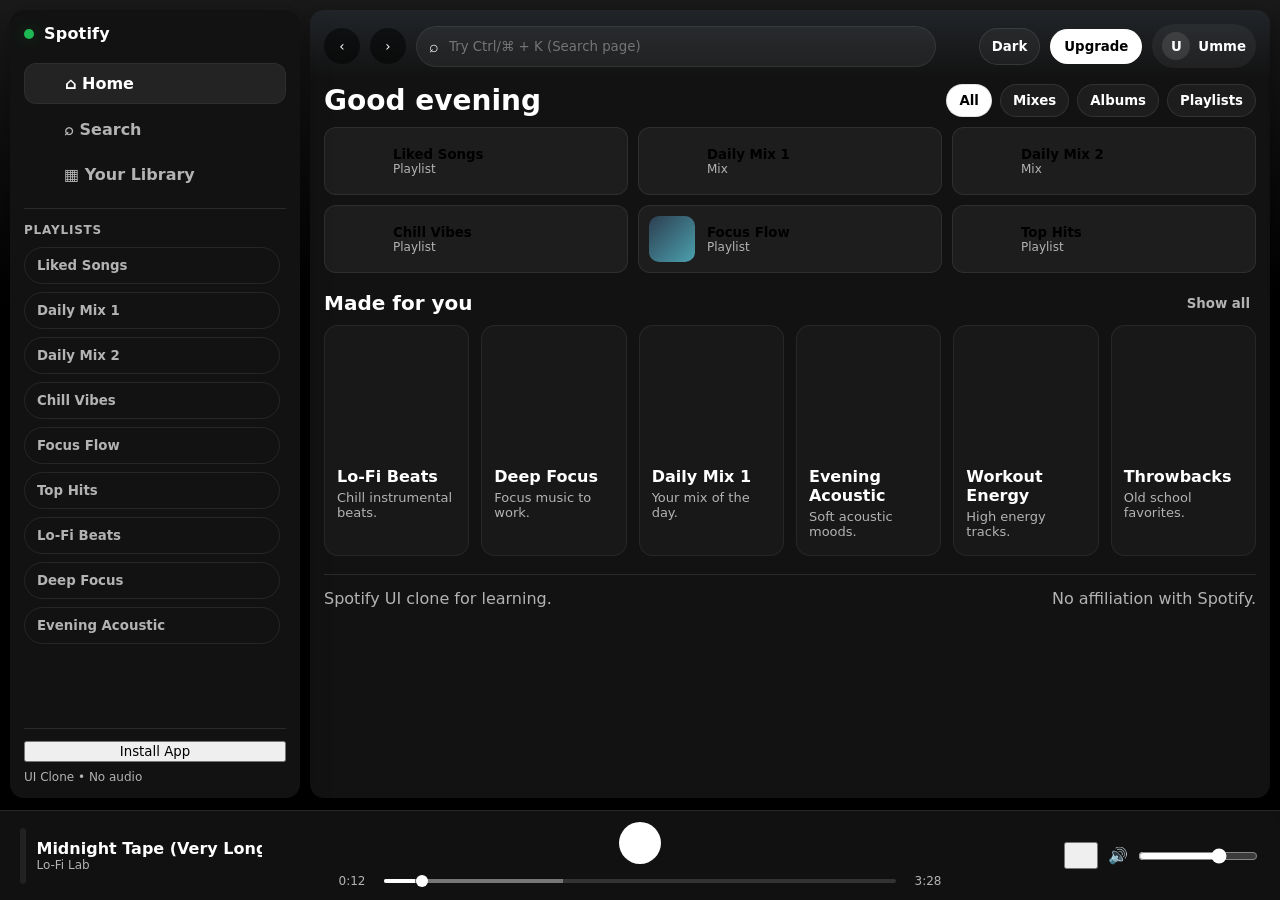
<file: index.html>
<!DOCTYPE html>
<html lang="en">
<head>
  <meta charset="UTF-8" />
  <meta name="viewport" content="width=device-width, initial-scale=1.0"/>
  <title>Spotify UI Clone • Home</title>
  <link rel="stylesheet" href="style.css"/>
</head>
<body data-page="home">

  <header class="mobile-top">
    <button class="icon-btn" id="openSidebar" aria-label="Open menu">☰</button>
    <div class="mobile-logo">Spotify</div>
    <button class="icon-btn" aria-label="Profile">☺</button>
  </header>

  <div class="app">
    <!-- Sidebar -->
    <aside class="sidebar" id="sidebar">
      <div class="sidebar-top">
        <div class="brand"><span class="dot"></span> Spotify</div>
        <button class="icon-btn close-btn" id="closeSidebar" aria-label="Close menu">×</button>
      </div>

      <nav class="nav">
        <a class="nav-item" data-page="home" href="index.html">⌂ Home</a>
        <a class="nav-item" data-page="search" href="search.html">⌕ Search</a>
        <a class="nav-item" data-page="library" href="library.html">▦ Your Library</a>
      </nav>

      <div class="sidebar-section">
        <div class="section-title">Playlists</div>
        <div class="playlist-list" id="sidebarPlaylists"></div>
      </div>

      <div class="sidebar-footer">
        <button class="ghost">Install App</button>
        <div class="small">UI Clone • No audio</div>
      </div>
    </aside>

    <div class="overlay" id="overlay"></div>

    <!-- Main -->
    <main class="main">
      <div class="topbar" id="topbar">
        <div class="topbar-left">
          <button class="circle-btn" aria-label="Back">‹</button>
          <button class="circle-btn" aria-label="Forward">›</button>
          <div class="search">
            <span>⌕</span>
            <input id="searchInput" type="text" placeholder="Try Ctrl/⌘ + K (Search page)"/>
          </div>
        </div>
        <div class="topbar-right">
          <button class="theme-toggle" id="themeToggle">Dark</button>
          <button class="btn">Upgrade</button>
          <button class="profile"><span class="avatar">U</span> Umme</button>
        </div>
      </div>

      <section class="content" id="contentScroll">
        <div class="header-row">
          <h1>Good evening</h1>
          <div class="chips">
            <button class="chip active" data-filter="all">All</button>
            <button class="chip" data-filter="mix">Mixes</button>
            <button class="chip" data-filter="album">Albums</button>
            <button class="chip" data-filter="playlist">Playlists</button>
          </div>
        </div>

        <div class="grid-quick">
          <button class="quick-card" data-playlist-id="liked">
            <div class="qc-cover cover-liked"></div>
            <div class="qc-meta">
              <div class="qc-title">Liked Songs</div>
              <div class="qc-sub">Playlist</div>
            </div>
            <span class="qc-play">▶</span>
          </button>

          <button class="quick-card" data-playlist-id="mix1">
            <div class="qc-cover cover-mix1"></div>
            <div class="qc-meta">
              <div class="qc-title">Daily Mix 1</div>
              <div class="qc-sub">Mix</div>
            </div>
            <span class="qc-play">▶</span>
          </button>

          <button class="quick-card" data-playlist-id="mix2">
            <div class="qc-cover cover-mix2"></div>
            <div class="qc-meta">
              <div class="qc-title">Daily Mix 2</div>
              <div class="qc-sub">Mix</div>
            </div>
            <span class="qc-play">▶</span>
          </button>

          <button class="quick-card" data-playlist-id="chill">
            <div class="qc-cover cover-chill"></div>
            <div class="qc-meta">
              <div class="qc-title">Chill Vibes</div>
              <div class="qc-sub">Playlist</div>
            </div>
            <span class="qc-play">▶</span>
          </button>

          <button class="quick-card" data-playlist-id="focus">
            <div class="qc-cover cover-focus"></div>
            <div class="qc-meta">
              <div class="qc-title">Focus Flow</div>
              <div class="qc-sub">Playlist</div>
            </div>
            <span class="qc-play">▶</span>
          </button>

          <button class="quick-card" data-playlist-id="hits">
            <div class="qc-cover cover-hits"></div>
            <div class="qc-meta">
              <div class="qc-title">Top Hits</div>
              <div class="qc-sub">Playlist</div>
            </div>
            <span class="qc-play">▶</span>
          </button>
        </div>

        <div class="section">
          <div class="section-head">
            <h2>Made for you</h2>
            <button class="link">Show all</button>
          </div>

          <div class="cards">
            <article class="card" data-playlist-id="lofi" data-type="playlist">
              <div class="cover cover-lofi"></div>
              <div class="card-title">Lo-Fi Beats</div>
              <div class="card-sub">Chill instrumental beats.</div>
              <button class="play-fab" aria-label="Play">▶</button>
            </article>

            <article class="card" data-playlist-id="deep" data-type="playlist">
              <div class="cover cover-deep"></div>
              <div class="card-title">Deep Focus</div>
              <div class="card-sub">Focus music to work.</div>
              <button class="play-fab" aria-label="Play">▶</button>
            </article>

            <article class="card" data-playlist-id="mix1" data-type="mix">
              <div class="cover cover-mix1"></div>
              <div class="card-title">Daily Mix 1</div>
              <div class="card-sub">Your mix of the day.</div>
              <button class="play-fab" aria-label="Play">▶</button>
            </article>

            <article class="card" data-playlist-id="acoustic" data-type="album">
              <div class="cover cover-acoustic"></div>
              <div class="card-title">Evening Acoustic</div>
              <div class="card-sub">Soft acoustic moods.</div>
              <button class="play-fab" aria-label="Play">▶</button>
            </article>

            <article class="card" data-playlist-id="workout" data-type="playlist">
              <div class="cover cover-workout"></div>
              <div class="card-title">Workout Energy</div>
              <div class="card-sub">High energy tracks.</div>
              <button class="play-fab" aria-label="Play">▶</button>
            </article>

            <article class="card" data-playlist-id="throwbacks" data-type="playlist">
              <div class="cover cover-throwbacks"></div>
              <div class="card-title">Throwbacks</div>
              <div class="card-sub">Old school favorites.</div>
              <button class="play-fab" aria-label="Play">▶</button>
            </article>
          </div>
        </div>

        <footer class="main-footer">
          <div>Spotify UI clone for learning.</div>
          <div>No affiliation with Spotify.</div>
        </footer>
      </section>
    </main>
  </div>

  <!-- Queue Drawer -->
  <aside class="queue" id="queue">
    <div class="queue-head">
      <div class="queue-title">Queue</div>
      <div class="queue-actions">
        <button class="icon-btn" id="clearQueue" title="Clear queue">🗑</button>
        <button class="icon-btn" id="closeQueue" aria-label="Close queue">×</button>
      </div>
    </div>
    <div class="queue-body" id="queueBody"></div>
  </aside>
  <div class="queue-overlay" id="queueOverlay"></div>

  <!-- Player Bar -->
  <div class="player">

  <!-- LEFT -->
  <div class="player-left">
    <div class="track-art cover-lofi" id="trackArt"></div>

    <div class="track-info">
      <div class="track-title marquee" id="trackTitle">
        <span>Midnight Tape • Midnight Tape •</span>
      </div>
      <div class="track-artist" id="trackArtist">Lo-Fi Lab</div>
    </div>

    <button class="icon-btn" id="likeNow">♡</button>
  </div>


  <!-- CENTER -->
  <div class="player-center">

    <div class="controls">
      <button class="icon-btn" id="shuffleBtn">🔀</button>
      <button class="icon-btn" id="prevBtn">⏮</button>
      <button class="play-btn" id="playBtn">▶</button>
      <button class="icon-btn" id="nextBtn">⏭</button>
      <button class="icon-btn" id="repeatBtn">🔁</button>
    </div>

    <div class="timeline">

      <span class="time" id="curTime">0:00</span>

      <div class="progress-wrap" id="progressWrap">

        <div class="progress-bars">
          <div class="progress-buffer"></div>
          <div class="progress-played"></div>
        </div>

        <input id="progress" type="range" min="0" max="100" value="0">

        <div class="seek-tip" id="seekTip">0:00</div>

      </div>

      <span class="time" id="durTime">0:00</span>

    </div>

  </div>


  <!-- RIGHT -->
  <div class="player-right">

    <button id="openQueue">☰</button>

    <div class="volume">
      🔊
      <input id="volume" type="range" min="0" max="100" value="70">
    </div>

  </div>

</div>
  <script src="data.js"></script>
  <script src="app.js"></script>
</body>
</html>
</file>
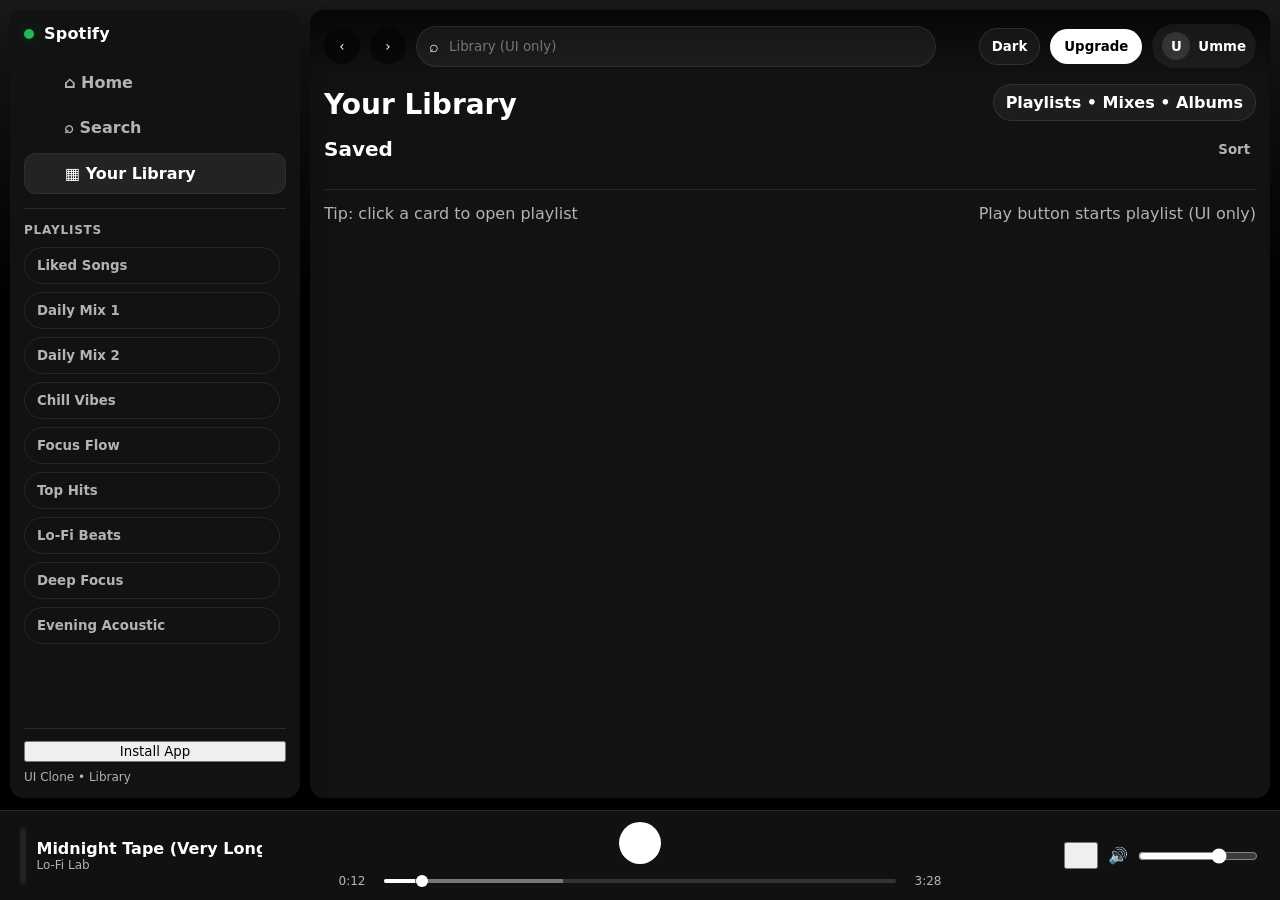
<file: library.html>
<!DOCTYPE html>
<html lang="en">
<head>
  <meta charset="UTF-8" />
  <meta name="viewport" content="width=device-width, initial-scale=1.0"/>
  <title>Spotify UI Clone • Library</title>
  <link rel="stylesheet" href="style.css"/>
</head>
<body data-page="library">

  <header class="mobile-top">
    <button class="icon-btn" id="openSidebar" aria-label="Open menu">☰</button>
    <div class="mobile-logo">Library</div>
    <button class="icon-btn" aria-label="Profile">☺</button>
  </header>

  <div class="app">
    <aside class="sidebar" id="sidebar">
      <div class="sidebar-top">
        <div class="brand"><span class="dot"></span> Spotify</div>
        <button class="icon-btn close-btn" id="closeSidebar" aria-label="Close menu">×</button>
      </div>

      <nav class="nav">
        <a class="nav-item" data-page="home" href="index.html">⌂ Home</a>
        <a class="nav-item" data-page="search" href="search.html">⌕ Search</a>
        <a class="nav-item" data-page="library" href="library.html">▦ Your Library</a>
      </nav>

      <div class="sidebar-section">
        <div class="section-title">Playlists</div>
        <div class="playlist-list" id="sidebarPlaylists"></div>
      </div>

      <div class="sidebar-footer">
        <button class="ghost">Install App</button>
        <div class="small">UI Clone • Library</div>
      </div>
    </aside>

    <div class="overlay" id="overlay"></div>

    <main class="main">
      <div class="topbar" id="topbar">
        <div class="topbar-left">
          <button class="circle-btn" aria-label="Back">‹</button>
          <button class="circle-btn" aria-label="Forward">›</button>
          <div class="search">
            <span>⌕</span>
            <input id="searchInput" type="text" placeholder="Library (UI only)"/>
          </div>
        </div>
        <div class="topbar-right">
          <button class="theme-toggle" id="themeToggle">Dark</button>
          <button class="btn">Upgrade</button>
          <button class="profile"><span class="avatar">U</span> Umme</button>
        </div>
      </div>

      <section class="content" id="contentScroll">
        <div class="header-row">
          <h1>Your Library</h1>
          <div class="badge">Playlists • Mixes • Albums</div>
        </div>

        <div class="section">
          <div class="section-head">
            <h2>Saved</h2>
            <button class="link">Sort</button>
          </div>

          <div class="cards" id="libraryGrid"></div>
        </div>

        <footer class="main-footer">
          <div>Tip: click a card to open playlist</div>
          <div>Play button starts playlist (UI only)</div>
        </footer>
      </section>
    </main>
  </div>

  <aside class="queue" id="queue">
    <div class="queue-head">
      <div class="queue-title">Queue</div>
      <div class="queue-actions">
        <button class="icon-btn" id="clearQueue" title="Clear queue">🗑</button>
        <button class="icon-btn" id="closeQueue" aria-label="Close queue">×</button>
      </div>
    </div>
    <div class="queue-body" id="queueBody"></div>
  </aside>
  <div class="queue-overlay" id="queueOverlay"></div>

  <div class="player">

  <!-- LEFT -->
  <div class="player-left">
    <div class="track-art cover-lofi" id="trackArt"></div>

    <div class="track-info">
      <div class="track-title marquee" id="trackTitle">
        <span>Midnight Tape • Midnight Tape •</span>
      </div>
      <div class="track-artist" id="trackArtist">Lo-Fi Lab</div>
    </div>

    <button class="icon-btn" id="likeNow">♡</button>
  </div>


  <!-- CENTER -->
  <div class="player-center">

    <div class="controls">
      <button class="icon-btn" id="shuffleBtn">🔀</button>
      <button class="icon-btn" id="prevBtn">⏮</button>
      <button class="play-btn" id="playBtn">▶</button>
      <button class="icon-btn" id="nextBtn">⏭</button>
      <button class="icon-btn" id="repeatBtn">🔁</button>
    </div>

    <div class="timeline">

      <span class="time" id="curTime">0:00</span>

      <div class="progress-wrap" id="progressWrap">

        <div class="progress-bars">
          <div class="progress-buffer"></div>
          <div class="progress-played"></div>
        </div>

        <input id="progress" type="range" min="0" max="100" value="0">

        <div class="seek-tip" id="seekTip">0:00</div>

      </div>

      <span class="time" id="durTime">0:00</span>

    </div>

  </div>


  <!-- RIGHT -->
  <div class="player-right">

    <button id="openQueue">☰</button>

    <div class="volume">
      🔊
      <input id="volume" type="range" min="0" max="100" value="70">
    </div>

  </div>

</div>
  <script src="data.js"></script>
  <script src="app.js"></script>
</body>
</html>
</file>
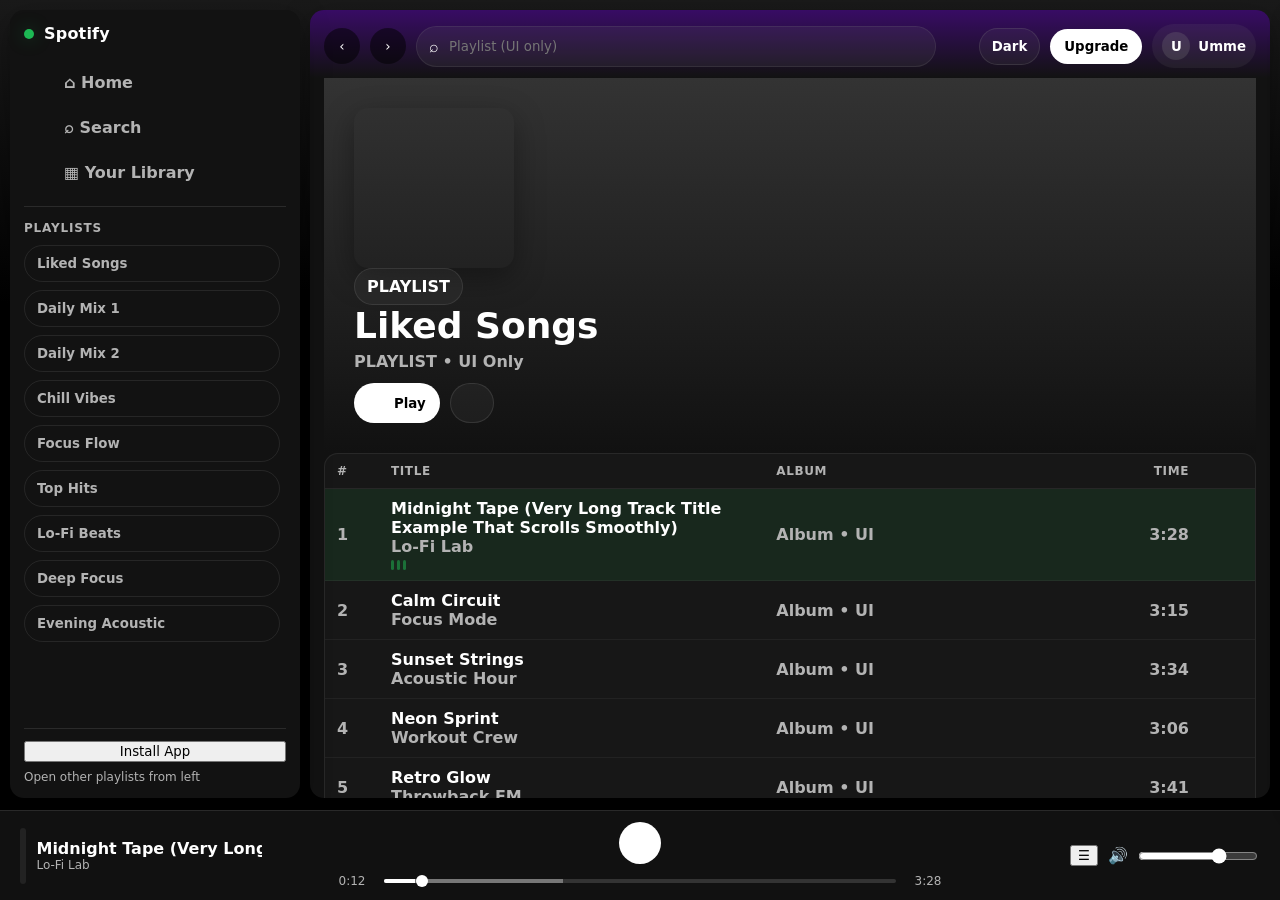
<file: playlist.html>
<!DOCTYPE html>
<html lang="en">
<head>
  <meta charset="UTF-8" />
  <meta name="viewport" content="width=device-width, initial-scale=1.0"/>
  <title>Spotify UI Clone • Playlist</title>
  <link rel="stylesheet" href="style.css"/>
</head>
<body data-page="playlist">

  <header class="mobile-top">
    <button class="icon-btn" id="openSidebar" aria-label="Open menu">☰</button>
    <div class="mobile-logo">Playlist</div>
    <button class="icon-btn" aria-label="Profile">☺</button>
  </header>

  <div class="app">
    <aside class="sidebar" id="sidebar">
      <div class="sidebar-top">
        <div class="brand"><span class="dot"></span> Spotify</div>
        <button class="icon-btn close-btn" id="closeSidebar" aria-label="Close menu">×</button>
      </div>

      <nav class="nav">
        <a class="nav-item" data-page="home" href="index.html">⌂ Home</a>
        <a class="nav-item" data-page="search" href="search.html">⌕ Search</a>
        <a class="nav-item" data-page="library" href="library.html">▦ Your Library</a>
      </nav>

      <div class="sidebar-section">
        <div class="section-title">Playlists</div>
        <div class="playlist-list" id="sidebarPlaylists"></div>
      </div>

      <div class="sidebar-footer">
        <button class="ghost">Install App</button>
        <div class="small">Open other playlists from left</div>
      </div>
    </aside>

    <div class="overlay" id="overlay"></div>

    <main class="main">
      <div class="topbar" id="topbar">
        <div class="topbar-left">
          <button class="circle-btn" aria-label="Back" onclick="history.back()">‹</button>
          <button class="circle-btn" aria-label="Forward" onclick="history.forward()">›</button>

          <div class="search">
            <span>⌕</span>
            <input id="searchInput" type="text" placeholder="Playlist (UI only)"/>
          </div>
        </div>
        <div class="topbar-right">
          <button class="theme-toggle" id="themeToggle">Dark</button>
          <button class="btn">Upgrade</button>
          <button class="profile"><span class="avatar">U</span> Umme</button>
        </div>
      </div>

      <section class="content" id="contentScroll">
        <div class="playlist-hero">
          <div class="big-cover cover-liked" id="playlistCover"></div>
          <div>
            <div class="badge">PLAYLIST</div>
            <h1 id="playlistTitle">Liked Songs</h1>
            <div class="meta" id="playlistMeta">PLAYLIST • UI Only</div>
            <div style="margin-top:12px; display:flex; gap:10px; flex-wrap:wrap;">
              <button class="btn" id="playPlaylist">Play</button>
              <button class="theme-toggle" id="openQueue" type="button">Open Queue</button>
            </div>
          </div>
        </div>

        <div class="table">
          <div class="thead">
            <div>#</div><div>Title</div><div>Album</div><div style="text-align:right;">Time</div><div></div>
          </div>
          <div id="trackRows"></div>
        </div>

        <footer class="main-footer">
          <div>Click a track row to play (UI only)</div>
          <div>Space = play/pause • ←/→ seek</div>
        </footer>
      </section>
    </main>
  </div>

  <aside class="queue" id="queue">
    <div class="queue-head">
      <div class="queue-title">Queue</div>
      <div class="queue-actions">
        <button class="icon-btn" id="clearQueue" title="Clear queue">🗑</button>
        <button class="icon-btn" id="closeQueue" aria-label="Close queue">×</button>
      </div>
    </div>
    <div class="queue-body" id="queueBody"></div>
  </aside>
  <div class="queue-overlay" id="queueOverlay"></div>

  <div class="player">

  <!-- LEFT -->
  <div class="player-left">
    <div class="track-art cover-lofi" id="trackArt"></div>

    <div class="track-info">
      <div class="track-title marquee" id="trackTitle">
        <span>Midnight Tape • Midnight Tape •</span>
      </div>
      <div class="track-artist" id="trackArtist">Lo-Fi Lab</div>
    </div>

    <button class="icon-btn" id="likeNow">♡</button>
  </div>


  <!-- CENTER -->
  <div class="player-center">

    <div class="controls">
      <button class="icon-btn" id="shuffleBtn">🔀</button>
      <button class="icon-btn" id="prevBtn">⏮</button>
      <button class="play-btn" id="playBtn">▶</button>
      <button class="icon-btn" id="nextBtn">⏭</button>
      <button class="icon-btn" id="repeatBtn">🔁</button>
    </div>

    <div class="timeline">

      <span class="time" id="curTime">0:00</span>

      <div class="progress-wrap" id="progressWrap">

        <div class="progress-bars">
          <div class="progress-buffer"></div>
          <div class="progress-played"></div>
        </div>

        <input id="progress" type="range" min="0" max="100" value="0">

        <div class="seek-tip" id="seekTip">0:00</div>

      </div>

      <span class="time" id="durTime">0:00</span>

    </div>

  </div>


  <!-- RIGHT -->
  <div class="player-right">

    <button id="openQueue">☰</button>

    <div class="volume">
      🔊
      <input id="volume" type="range" min="0" max="100" value="70">
    </div>

  </div>

</div>

  <script src="data.js"></script>
  <script src="app.js"></script>
</body>
</html>
</file>
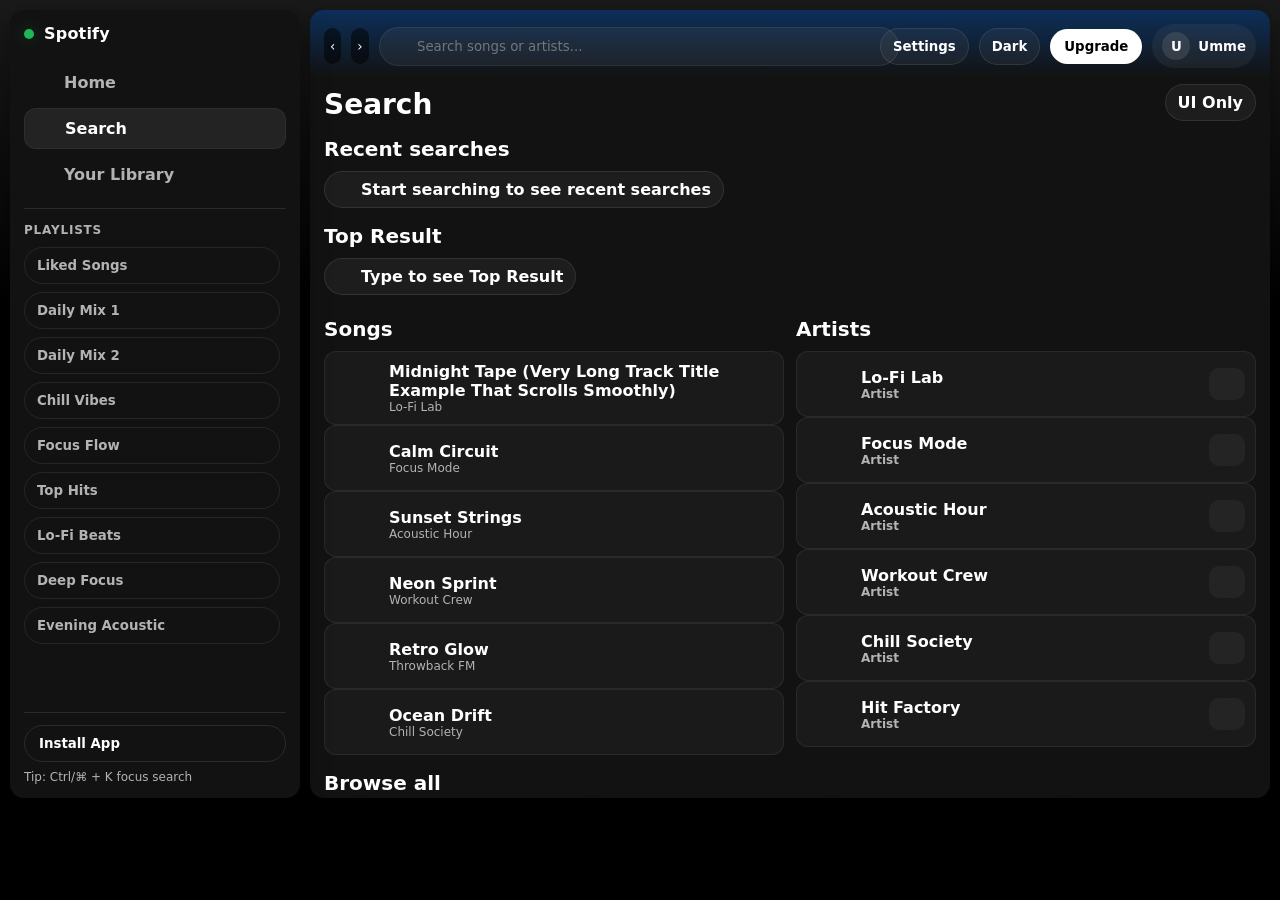
<file: search.html>
<!DOCTYPE html>
<html lang="en">
<head>
  <meta charset="UTF-8" />
  <meta name="viewport" content="width=device-width, initial-scale=1.0"/>
  <title>Spotify UI Clone • Search</title>
  <link rel="stylesheet" href="style.css"/>
</head>
<body data-page="search">

  <!-- SVG Sprite: Copy SAME sprite from index.html (icons) -->
  <!-- To keep message shorter: paste the SAME <svg> sprite block from index.html here. -->
  <!-- IMPORTANT: It must be present on each page for <use href="#..."> to work. -->
  <!-- ✅ Copy-paste that sprite block here. -->

  <div class="skeleton" id="skeleton">
    <div class="block row"></div>
    <div class="grid">
      <div class="block sidebar"></div>
      <div class="block main"></div>
    </div>
    <div class="block player"></div>
  </div>

  <header class="mobile-top">
    <button class="icon-btn" id="openSidebar" aria-label="Open menu"></button>
    <div class="mobile-logo">Search</div>
    <button class="icon-btn" id="openSettings" aria-label="Settings"></button>
  </header>

  <div class="app">
    <aside class="sidebar" id="sidebar">
      <div class="sidebar-top">
        <div class="brand"><span class="dot"></span> Spotify</div>
        <button class="icon-btn close-btn" id="closeSidebar" aria-label="Close menu"></button>
      </div>

      <nav class="nav">
        <a class="nav-item" data-page="home" href="index.html">Home</a>
        <a class="nav-item" data-page="search" href="search.html">Search</a>
        <a class="nav-item" data-page="library" href="library.html">Your Library</a>
      </nav>

      <div class="sidebar-section">
        <div class="section-title">Playlists</div>
        <div class="playlist-list" id="sidebarPlaylists"></div>
      </div>

      <div class="sidebar-footer">
        <button class="btn" style="background:transparent;color:inherit;border:1px solid rgba(127,127,127,.22)">Install App</button>
        <div class="small">Tip: Ctrl/⌘ + K focus search</div>
      </div>
    </aside>

    <div class="overlay" id="overlay"></div>

    <main class="main">
      <div class="topbar" id="topbar">
        <div class="topbar-left">
          <button class="circle-btn" aria-label="Back" onclick="history.back()">‹</button>
          <button class="circle-btn" aria-label="Forward" onclick="history.forward()">›</button>

          <div class="search">
            <svg class="ico sm"><use href="#i-search"></use></svg>
            <input id="searchInput" type="text" placeholder="Search songs or artists..."/>
          </div>
        </div>
        <div class="topbar-right">
          <button class="settings-btn" id="openSettings">Settings</button>
          <button class="theme-toggle" id="themeToggle">Dark</button>
          <button class="btn">Upgrade</button>
          <button class="profile"><span class="avatar">U</span> Umme</button>
        </div>
      </div>

      <section class="content" id="contentScroll">
        <div class="header-row">
          <h1>Search</h1>
          <div class="badge">UI Only</div>
        </div>

        <div class="section">
          <div class="section-head"><h2>Recent searches</h2></div>
          <div class="recent-wrap" id="recentWrap"></div>
        </div>

        <div id="searchEmpty" class="queue-empty" style="display:none; margin:10px 0;">
          No results found
        </div>

        <div class="section">
          <div class="section-head"><h2>Top Result</h2></div>
          <div id="topResult"></div>
        </div>

        <div class="search-grid section">
          <div>
            <div class="section-head"><h2>Songs</h2></div>
            <div id="songList"></div>
          </div>
          <div>
            <div class="section-head"><h2>Artists</h2></div>
            <div id="artistList"></div>
          </div>
        </div>

        <div class="section">
          <div class="section-head"><h2>Browse all</h2></div>
          <div class="cat-grid" id="catGrid"></div>
        </div>
      </section>
    </main>
  </div>

  <!-- Settings Modal / Queue / Player -->
  <!-- ✅ Copy these blocks from index.html exactly (same IDs) -->
  <!-- To keep this message compact, reuse the same modal + queue + player HTML from index.html -->
  <!-- IMPORTANT: IDs must match for JS. -->

  <script src="data.js"></script>
  <script src="app.js"></script>
</body>
</html>
</file>
<file: style.css>
:root{
  --panel:#121212;
  --panel2:#181818;
  --card:#181818;
  --cardHover:#242424;
  --text:#fff;
  --muted:#b3b3b3;
  --line:#2a2a2a;
  --green:#1db954;
  --shadow: 0 10px 30px rgba(0,0,0,.35);
  --radius: 14px;

  /* dynamic playlist header gradient (set via JS) */
  --playlistGrad: linear-gradient(180deg, rgba(0,0,0,.65), rgba(0,0,0,0));
}

*{box-sizing:border-box}
html,body{height:100%}
body{
  margin:0;
  font-family: system-ui, -apple-system, Segoe UI, Roboto, Arial, sans-serif;
  background: linear-gradient(180deg,#1a1a1a 0%, #000 35%);
  color:var(--text);
  overflow:hidden;
}
body.theme-amoled{ background:#000; }
body.theme-light{
  --panel:#f4f4f4;
  --panel2:#ffffff;
  --card:#ffffff;
  --cardHover:#f0f0f0;
  --text:#111;
  --muted:#4b4b4b;
  --line:#e1e1e1;
  background: linear-gradient(180deg,#ffffff 0%, #f2f2f2 35%);
}
body.reduce-motion *{
  scroll-behavior:auto !important;
  transition:none !important;
  animation:none !important;
}

/* Auto-reduce motion if OS prefers reduced motion */
@media (prefers-reduced-motion: reduce){
  *{animation-duration:0.001ms !important; animation-iteration-count:1 !important; transition-duration:0.001ms !important}
}

a{color:inherit; text-decoration:none}
button,input,select{font-family:inherit}
button{cursor:pointer}

/* Scrollbar */
*::-webkit-scrollbar{width:10px;height:10px}
*::-webkit-scrollbar-thumb{background:rgba(128,128,128,.35);border-radius:999px}
*::-webkit-scrollbar-thumb:hover{background:rgba(128,128,128,.5)}
*::-webkit-scrollbar-track{background:transparent}

/* SVG icons */
svg.ico{width:18px;height:18px;fill:none;stroke:currentColor;stroke-width:2;stroke-linecap:round;stroke-linejoin:round}
svg.ico.sm{width:16px;height:16px}
svg.ico.lg{width:20px;height:20px}

/* Press feedback */
button:active{transform:scale(.98)}
body.reduce-motion button:active{transform:none}

/* Buttons */
.icon-btn{
  border:0;
  background:transparent;
  color:var(--text);
  padding:8px 10px;
  border-radius:10px;
  display:inline-flex;
  align-items:center;
  justify-content:center;
  gap:8px;
}
.icon-btn:hover{background:rgba(127,127,127,.12)}
.icon-btn:focus-visible{outline:2px solid rgba(29,185,84,.7); outline-offset:2px}

.circle-btn{
  border:0;
  width:36px;height:36px;
  border-radius:999px;
  background:rgba(0,0,0,.5);
  color:#fff;
  display:grid;
  place-items:center;
}
body.theme-light .circle-btn{background:rgba(0,0,0,.08); color:#111}
.circle-btn:hover{background:rgba(0,0,0,.75)}
body.theme-light .circle-btn:hover{background:rgba(0,0,0,.12)}

.btn{
  border:0;
  background:#fff;
  color:#000;
  padding:10px 14px;
  border-radius:999px;
  font-weight:900;
  display:inline-flex;
  align-items:center;
  gap:10px;
}
.btn:hover{transform:translateY(-1px)}
body.reduce-motion .btn:hover{transform:none}

.link{
  border:0;
  background:transparent;
  color:var(--muted);
  font-weight:900;
}
.link:hover{color:var(--text)}

.badge{
  display:inline-flex;
  align-items:center;
  gap:8px;
  padding:8px 12px;
  border-radius:999px;
  border:1px solid rgba(127,127,127,.22);
  background:rgba(127,127,127,.10);
  font-weight:900;
}

.toggle-on{
  background:rgba(29,185,84,.20);
  border-radius:10px;
}

/* Layout */
.app{
  display:grid;
  grid-template-columns: 290px 1fr;
  gap:10px;
  padding:10px;
  height:calc(100vh - 92px);
}

/* Mobile top */
.mobile-top{
  display:none;
  position:sticky;
  top:0;
  z-index:50;
  height:54px;
  background:rgba(12,12,12,.95);
  border-bottom:1px solid rgba(127,127,127,.22);
  padding:0 10px;
  align-items:center;
  justify-content:space-between;
}
body.theme-light .mobile-top{background:rgba(255,255,255,.96)}
.mobile-logo{font-weight:900; letter-spacing:.2px}

/* Sidebar */
.sidebar{
  background:var(--panel);
  border-radius:var(--radius);
  padding:14px;
  display:flex;
  flex-direction:column;
  min-height:0;
  box-shadow:var(--shadow);
  position:relative;
}
.sidebar-top{
  display:flex;
  align-items:center;
  justify-content:space-between;
  gap:10px;
  margin-bottom:10px;
}
.brand{
  display:flex;
  align-items:center;
  gap:10px;
  font-weight:900;
  letter-spacing:.2px;
}
.brand .dot{
  width:10px;height:10px;border-radius:999px;
  background:var(--green);
  box-shadow:0 0 18px rgba(29,185,84,.35);
}
.close-btn{display:none}

.nav{
  display:flex;
  flex-direction:column;
  gap:6px;
  padding:10px 0 14px;
  border-bottom:1px solid var(--line);
}
.nav-item{
  display:flex;
  align-items:center;
  gap:10px;
  padding:10px 12px;
  border-radius:12px;
  color:var(--muted);
  font-weight:900;
}
.nav-item:hover{background:rgba(127,127,127,.12); color:var(--text)}
.nav-item.active{
  background:rgba(127,127,127,.16);
  color:var(--text);
  border:1px solid rgba(127,127,127,.12);
}

.sidebar-section{
  padding-top:14px;
  min-height:0;
  display:flex;
  flex-direction:column;
  gap:10px;
}
.section-title{
  color:var(--muted);
  font-weight:900;
  font-size:12px;
  letter-spacing:.8px;
  text-transform:uppercase;
}
.playlist-list{
  overflow:auto;
  padding-right:6px;
  display:flex;
  flex-direction:column;
  gap:8px;
}
.pill{
  border:1px solid rgba(127,127,127,.18);
  background:transparent;
  color:var(--muted);
  padding:10px 12px;
  border-radius:999px;
  text-align:left;
  font-weight:900;
}
.pill:hover{border-color:rgba(127,127,127,.35); color:var(--text)}
.pill.active{
  border-color:rgba(29,185,84,.55);
  color:var(--text);
  background:rgba(29,185,84,.10);
}

.sidebar-footer{
  margin-top:auto;
  padding-top:12px;
  border-top:1px solid var(--line);
  display:flex;
  flex-direction:column;
  gap:8px;
}
.small{color:var(--muted); font-size:12px}

/* Overlay */
.overlay{
  display:none;
  position:fixed;
  inset:0;
  background:rgba(0,0,0,.6);
  z-index:40;
}
.overlay.show{display:block}

/* Main */
.main{
  background:var(--panel);
  border-radius:var(--radius);
  box-shadow:var(--shadow);
  min-height:0;
  display:flex;
  flex-direction:column;
  overflow:hidden;
}

/* Topbar */
.topbar{
  position:sticky;
  top:0;
  z-index:5;
  display:flex;
  align-items:center;
  justify-content:space-between;
  padding:14px 14px 10px;
  background: var(--playlistGrad);
  transition: background .2s;
}
.topbar.scrolled{
  background: linear-gradient(180deg, rgba(0,0,0,.92), rgba(0,0,0,.35));
  backdrop-filter: blur(10px);
}
body.theme-light .topbar.scrolled{
  background: linear-gradient(180deg, rgba(255,255,255,.92), rgba(255,255,255,.35));
}
.topbar-left{
  display:flex;
  align-items:center;
  gap:10px;
  min-width:0;
}
.topbar-right{display:flex; align-items:center; gap:10px}

.search{
  display:flex;
  align-items:center;
  gap:8px;
  background:rgba(127,127,127,.12);
  border:1px solid rgba(127,127,127,.18);
  padding:10px 12px;
  border-radius:999px;
  min-width: min(520px, 55vw);
}
.search input{
  border:0;
  outline:0;
  background:transparent;
  color:var(--text);
  width:100%;
}
.theme-toggle, .settings-btn{
  border:1px solid rgba(127,127,127,.24);
  background:rgba(127,127,127,.10);
  color:var(--text);
  padding:10px 12px;
  border-radius:999px;
  font-weight:900;
  display:inline-flex;
  align-items:center;
  gap:8px;
}
.theme-toggle:hover, .settings-btn:hover{background:rgba(127,127,127,.14)}

.profile{
  border:0;
  background:rgba(127,127,127,.12);
  color:var(--text);
  padding:8px 10px;
  border-radius:999px;
  display:flex;
  align-items:center;
  gap:8px;
  font-weight:900;
}
.avatar{
  width:28px;height:28px;
  border-radius:999px;
  background:rgba(127,127,127,.25);
  display:grid;
  place-items:center;
  font-weight:900;
}

/* Content */
.content{
  padding:0 14px 14px;
  overflow:auto;
  min-height:0;
}
.header-row{
  display:flex;
  align-items:flex-end;
  justify-content:space-between;
  gap:12px;
  margin:6px 0 10px;
}
.header-row h1{margin:0; font-size:28px}
.chips{display:flex; gap:8px; flex-wrap:wrap}
.chip{
  border:1px solid rgba(127,127,127,.22);
  background:rgba(127,127,127,.10);
  color:var(--text);
  padding:8px 12px;
  border-radius:999px;
  font-weight:900;
}
.chip:hover{background:rgba(127,127,127,.14)}
.chip.active{background:#fff; color:#000}
body.theme-light .chip.active{background:#111; color:#fff}

/* Quick grid */
.grid-quick{
  display:grid;
  grid-template-columns: repeat(3, minmax(0, 1fr));
  gap:10px;
  margin-bottom:18px;
}
.quick-card{
  border:0;
  background:rgba(127,127,127,.10);
  border:1px solid rgba(127,127,127,.18);
  border-radius:12px;
  display:flex;
  align-items:center;
  gap:12px;
  padding:10px;
  text-align:left;
  position:relative;
  overflow:hidden;
}
.quick-card:hover{background:rgba(127,127,127,.14)}
.qc-cover{width:46px;height:46px;border-radius:10px;background:#2b2b2b;flex:0 0 auto}
.qc-meta{min-width:0}
.qc-title{font-weight:900; white-space:nowrap; overflow:hidden; text-overflow:ellipsis}
.qc-sub{color:var(--muted); font-size:12px}
.qc-play{
  margin-left:auto;
  width:34px;height:34px;
  border-radius:999px;
  background:var(--green);
  color:#000;
  display:grid;
  place-items:center;
  transform:translateY(10px);
  opacity:0;
  transition:.2s;
}
.quick-card:hover .qc-play{transform:translateY(0); opacity:1}

/* Cards */
.section{margin-top:6px}
.section-head{
  display:flex;
  align-items:center;
  justify-content:space-between;
  gap:10px;
  margin:16px 0 10px;
}
.section-head h2{margin:0; font-size:20px}

.cards{
  display:grid;
  grid-template-columns: repeat(6, minmax(0, 1fr));
  gap:12px;
}
.card{
  background:var(--card);
  border-radius:14px;
  padding:12px;
  position:relative;
  border:1px solid rgba(127,127,127,.14);
  transition:.18s;
  transform-style:preserve-3d;
}
.card:hover{
  background:var(--cardHover);
  transform:translateY(-2px);
}
.cover{
  width:100%;
  aspect-ratio:1/1;
  border-radius:12px;
  background:#2b2b2b;
  margin-bottom:10px;
  transition: transform .22s;
}
.card:hover .cover{
  transform: rotateX(6deg) rotateY(-6deg) scale(1.02);
}
body.reduce-motion .card:hover .cover{transform:none}
.card-title{font-weight:900}
.card-sub{color:var(--muted); font-size:13px; margin-top:4px; min-height:34px}

.play-fab{
  position:absolute;
  right:14px;
  bottom:62px;
  width:42px;height:42px;
  border-radius:999px;
  border:0;
  background:var(--green);
  color:#000;
  opacity:0;
  transform:translateY(8px) scale(.98);
  transition:.18s;
  display:grid;
  place-items:center;
}
.card:hover .play-fab{opacity:1; transform:translateY(0) scale(1)}

/* Search sections */
.search-grid{
  display:grid;
  grid-template-columns: 1fr 1fr;
  gap:12px;
}
.top-result{
  background:rgba(127,127,127,.10);
  border:1px solid rgba(127,127,127,.16);
  border-radius:14px;
  padding:14px;
  display:flex;
  gap:12px;
  align-items:center;
}
.artist-pill{
  display:flex;
  gap:10px;
  align-items:center;
  padding:10px;
  border-radius:12px;
  border:1px solid rgba(127,127,127,.16);
  background:rgba(127,127,127,.08);
}
.artist-pill:hover{background:rgba(127,127,127,.12)}
.artist-avatar{
  width:44px;height:44px;border-radius:999px;background:#2b2b2b;
}

/* Recent searches */
.recent-wrap{
  display:flex; gap:10px; flex-wrap:wrap;
}
.recent-item{
  border:1px solid rgba(127,127,127,.20);
  background:rgba(127,127,127,.10);
  color:var(--text);
  padding:8px 12px;
  border-radius:999px;
  font-weight:900;
  display:flex; align-items:center; gap:8px;
}
.recent-item:hover{background:rgba(127,127,127,.14)}

.cat-grid{
  display:grid;
  grid-template-columns: repeat(4, minmax(0, 1fr));
  gap:10px;
}
.cat-card{
  border:0;
  text-align:left;
  padding:12px;
  border-radius:14px;
  background:rgba(127,127,127,.10);
  border:1px solid rgba(127,127,127,.16);
}
.cat-card:hover{background:rgba(127,127,127,.14)}
.cat-card .mini{
  width:44px;height:44px;border-radius:12px;background:#2b2b2b;margin-bottom:10px;
  box-shadow:var(--shadow);
}
.cat-card .t{font-weight:900}
.cat-card .s{color:var(--muted); font-size:12px}

/* Playlist hero (sticky shrink) */
.playlist-hero{
  position:sticky;
  top:0;
  z-index:2;
  padding:10px 0 12px;
  background: var(--playlistGrad);
  transition: padding .2s;
}
.playlist-hero.shrink{padding:6px 0 8px}
.playlist-hero-inner{
  display:grid;
  grid-template-columns: 160px 1fr;
  gap:16px;
  align-items:end;
}
.big-cover{
  width:160px;height:160px;border-radius:14px;
  background:#2b2b2b;
  box-shadow:var(--shadow);
  transition: width .2s, height .2s;
}
.playlist-hero.shrink .big-cover{width:110px;height:110px}
.playlist-hero h1{margin:0;font-size:36px; transition:font-size .2s}
.playlist-hero.shrink h1{font-size:28px}
.meta{color:var(--muted); font-weight:800; margin-top:6px}

/* Track table */
.table{
  border:1px solid rgba(127,127,127,.16);
  background:rgba(127,127,127,.06);
  border-radius:14px;
  overflow:hidden;
}
.table .thead, .table .row{
  display:grid;
  grid-template-columns: 44px 1.2fr 1fr 90px 44px;
  gap:10px;
  align-items:center;
  padding:10px 12px;
}
.table .thead{
  color:var(--muted);
  font-weight:900;
  font-size:12px;
  letter-spacing:.6px;
  text-transform:uppercase;
  border-bottom:1px solid rgba(127,127,127,.16);
}
.table .row{
  border-bottom:1px solid rgba(127,127,127,.10);
  position:relative;
}
.table .row:last-child{border-bottom:0}
.table .row:hover{background:rgba(127,127,127,.10)}
.row.playing{background:rgba(29,185,84,.10)}
.num{color:var(--muted); font-weight:900}
.hover-play{
  display:none;
  width:28px;height:28px;
  border-radius:10px;
  background:rgba(127,127,127,.18);
  place-items:center;
}
.row:hover .num{display:none}
.row:hover .hover-play{display:grid}
.t-title{font-weight:900}
.t-artist{color:var(--muted); font-weight:800}
.t-dur{color:var(--muted); font-weight:900; text-align:right}
.like-btn{
  border:0;
  background:transparent;
  color:var(--text);
  padding:6px 8px;
  border-radius:10px;
}
.like-btn:hover{background:rgba(127,127,127,.14)}

/* Equalizer */
.eq{
  display:none;
  gap:3px;
  align-items:flex-end;
  height:14px;
}
.eq span{
  width:3px;
  background:var(--green);
  border-radius:6px;
  height:6px;
  animation: eq 0.9s infinite ease-in-out;
}
.eq span:nth-child(2){animation-delay:.15s}
.eq span:nth-child(3){animation-delay:.3s}
@keyframes eq{
  0%,100%{height:6px; opacity:.6}
  50%{height:14px; opacity:1}
}
.row.playing .eq,
.queue-item.active .eq{display:flex}
body.paused .row.playing .eq span,
body.paused .queue-item.active .eq span{animation-play-state:paused; opacity:.5}

/* Footer */
.main-footer{
  margin-top:18px;
  padding:14px 0 6px;
  border-top:1px solid var(--line);
  color:var(--muted);
  display:flex;
  justify-content:space-between;
  gap:10px;
  flex-wrap:wrap;
}

/* Marquee (long titles) */
.marquee{
  position:relative;
  overflow:hidden;
  white-space:nowrap;
}
.marquee > span{
  display:inline-block;
  padding-right:26px;
  animation: marquee 9s linear infinite;
}
body.reduce-motion .marquee > span{animation:none}
@keyframes marquee{
  0%{transform:translateX(0)}
  100%{transform:translateX(-50%)}
}

/* Player */
.player{
  position:fixed;
  left:0; right:0; bottom:0;
  height:92px;
  background:rgba(11,11,11,.95);
  border-top:1px solid rgba(127,127,127,.22);
  display:grid;
  grid-template-columns: 1.2fr 1.6fr 1.2fr;
  align-items:center;
  padding:10px 12px;
  gap:10px;
  z-index:80;
}
body.theme-light .player{background:rgba(255,255,255,.96)}
.player-left{display:flex; align-items:center; gap:10px; min-width:0}
.track-art{
  width:56px;height:56px;
  border-radius:10px;
  background:#2b2b2b;
}
.track-info{min-width:0}
.track-title{font-weight:900}
.track-artist{color:var(--muted); font-size:12px}

/* Center */
.player-center{display:flex; flex-direction:column; gap:8px; align-items:center}
.controls{display:flex; gap:8px; align-items:center}
.play-btn{
  width:40px;height:40px;
  border-radius:999px;
  border:0;
  background:#fff;
  color:#000;
  display:grid;
  place-items:center;
}
.play-btn:hover{transform:scale(1.03)}
body.reduce-motion .play-btn:hover{transform:none}

/* Progress */
.timeline{
  width:min(620px, 55vw);
  display:flex;
  align-items:center;
  gap:10px;
}
.time{color:var(--muted); font-size:12px; width:44px; text-align:center}

.progress-wrap{
  position:relative;
  width:100%;
  height:18px;
  display:flex;
  align-items:center;
}
.progress-bars{
  position:absolute;
  left:0; right:0;
  height:4px;
  border-radius:999px;
  background:rgba(127,127,127,.18);
  overflow:hidden;
}
.progress-buffer{
  position:absolute;
  left:0; top:0; bottom:0;
  width:30%;
  background:rgba(127,127,127,.28);
}
.progress-played{
  position:absolute;
  left:0; top:0; bottom:0;
  width:10%;
  background:var(--text);
}
#progress{
  position:relative;
  width:100%;
  height:18px;
  background:transparent;
  -webkit-appearance:none;
  appearance:none;
  outline:none;
}
#progress::-webkit-slider-runnable-track{height:4px;background:transparent}
#progress::-webkit-slider-thumb{
  -webkit-appearance:none;
  width:12px;height:12px;border-radius:999px;
  background:var(--text);
  margin-top:-4px;
}
#progress:active::-webkit-slider-thumb{transform:scale(1.12)}
#progress::-moz-range-track{height:4px;background:transparent}
#progress::-moz-range-thumb{width:12px;height:12px;border-radius:999px;background:var(--text);border:0}

/* Tooltip */
.seek-tip{
  position:absolute;
  bottom:18px;
  transform:translateX(-50%);
  padding:6px 8px;
  border-radius:10px;
  background:rgba(18,18,18,.95);
  border:1px solid rgba(127,127,127,.22);
  color:#fff;
  font-size:12px;
  font-weight:900;
  pointer-events:none;
  opacity:0;
  transition:.12s;
  white-space:nowrap;
}
body.theme-light .seek-tip{background:rgba(255,255,255,.98); color:#111}
.seek-tip.show{opacity:1}

/* Right */
.player-right{display:flex; justify-content:flex-end; align-items:center; gap:10px}
.volume{display:flex; align-items:center; gap:8px}
.volume input{width:120px; accent-color:var(--text)}

/* Queue drawer */
.queue{
  position:fixed;
  top:10px;
  right:-360px;
  width:340px;
  height:calc(100vh - 112px);
  background:var(--panel);
  border-radius:14px;
  border:1px solid rgba(127,127,127,.16);
  box-shadow:var(--shadow);
  z-index:90;
  transition:.28s;
  display:flex;
  flex-direction:column;
  overflow:hidden;
}
.queue.open{right:10px}
.queue-head{
  padding:12px 12px 10px;
  display:flex;
  align-items:center;
  justify-content:space-between;
  border-bottom:1px solid var(--line);
}
.queue-title{font-weight:900}
.queue-actions{display:flex; gap:8px; align-items:center}
.queue-body{padding:12px; overflow:auto; display:flex; flex-direction:column; gap:10px}

.queue-item{
  display:flex;
  gap:10px;
  padding:10px;
  border-radius:12px;
  border:1px solid rgba(127,127,127,.16);
  background:rgba(127,127,127,.08);
  align-items:center;
}
.queue-item:hover{background:rgba(127,127,127,.12)}
.queue-item.active{border-color:rgba(29,185,84,.45)}
.qi-art{width:44px;height:44px;border-radius:10px;background:#2b2b2b; flex:0 0 auto}
.qi-meta{min-width:0; flex:1}
.qi-title{font-weight:900}
.qi-sub{color:var(--muted); font-size:12px}
.qi-x, .qi-drag{
  border:0;
  background:transparent;
  color:var(--text);
  padding:6px 8px;
  border-radius:10px;
  display:grid; place-items:center;
}
.qi-x:hover, .qi-drag:hover{background:rgba(127,127,127,.14)}
.qi-drag{cursor:grab}
.queue-empty{
  color:var(--muted);
  font-weight:900;
  padding:16px;
  border:1px dashed rgba(127,127,127,.26);
  border-radius:14px;
  text-align:center;
}

.queue-overlay{
  display:none;
  position:fixed;
  inset:0;
  background:rgba(0,0,0,.6);
  z-index:85;
}
.queue-overlay.show{display:block}

/* Toast */
.toast{
  position:fixed;
  left:50%;
  bottom:110px;
  transform:translateX(-50%);
  background:rgba(18,18,18,.95);
  border:1px solid rgba(127,127,127,.22);
  color:#fff;
  padding:10px 12px;
  border-radius:12px;
  box-shadow:var(--shadow);
  z-index:120;
  display:flex;
  gap:10px;
  align-items:center;
}
body.theme-light .toast{background:rgba(255,255,255,.98); color:#111}
.toast .dot{
  width:10px;height:10px;border-radius:999px;background:var(--green);
}

/* Skeleton */
.skeleton{
  position:fixed;
  inset:0;
  background:#000;
  z-index:999;
  padding:12px;
}
body.theme-light .skeleton{background:#fff}
.skeleton .block{
  background:rgba(127,127,127,.10);
  border:1px solid rgba(127,127,127,.16);
  border-radius:14px;
  position:relative;
  overflow:hidden;
}
.skeleton .row{height:54px}
.skeleton .grid{
  display:grid;
  grid-template-columns:290px 1fr;
  gap:10px;
  margin-top:10px;
  height:calc(100vh - 130px);
}
.skeleton .sidebar{height:100%}
.skeleton .main{height:100%}
.skeleton .player{position:absolute; left:12px; right:12px; bottom:12px; height:90px; border-radius:14px}
.skeleton .block::after{
  content:"";
  position:absolute;
  inset:0;
  transform:translateX(-60%);
  background:linear-gradient(90deg, transparent, rgba(255,255,255,.12), transparent);
  animation: shimmer 1.2s infinite;
}
@keyframes shimmer{100%{transform:translateX(60%)}}

/* Settings modal */
.modal-overlay{
  position:fixed;
  inset:0;
  background:rgba(0,0,0,.6);
  z-index:200;
  display:none;
}
.modal-overlay.show{display:block}
.modal{
  position:fixed;
  left:50%;
  top:50%;
  transform:translate(-50%,-50%);
  width:min(520px, 92vw);
  background:var(--panel);
  border:1px solid rgba(127,127,127,.22);
  border-radius:18px;
  box-shadow:var(--shadow);
  z-index:210;
  display:none;
}
.modal.show{display:block}
.modal-head{
  padding:14px 14px 10px;
  display:flex;
  align-items:center;
  justify-content:space-between;
  border-bottom:1px solid rgba(127,127,127,.16);
}
.modal-title{font-weight:900}
.modal-body{padding:14px; display:flex; flex-direction:column; gap:12px}
.setting-row{
  display:flex;
  align-items:center;
  justify-content:space-between;
  gap:12px;
  padding:12px;
  border-radius:14px;
  border:1px solid rgba(127,127,127,.16);
  background:rgba(127,127,127,.08);
}
.setting-row .left{display:flex; flex-direction:column; gap:4px}
.setting-row .name{font-weight:900}
.setting-row .desc{color:var(--muted); font-size:12px; font-weight:800}
.switch{
  width:52px;height:30px;border-radius:999px;
  background:rgba(127,127,127,.18);
  border:1px solid rgba(127,127,127,.18);
  position:relative;
}
.switch::after{
  content:"";
  width:24px;height:24px;border-radius:999px;
  background:#fff;
  position:absolute;
  top:2px; left:2px;
  transition:.18s;
}
.switch.on{background:rgba(29,185,84,.35); border-color:rgba(29,185,84,.40)}
.switch.on::after{left:26px}

/* Cover gradients */
.cover-liked{background:linear-gradient(135deg,#7f00ff,#e100ff)}
.cover-mix1{background:linear-gradient(135deg,#00c6ff,#0072ff)}
.cover-mix2{background:linear-gradient(135deg,#f7971e,#ffd200)}
.cover-chill{background:linear-gradient(135deg,#11998e,#38ef7d)}
.cover-focus{background:linear-gradient(135deg,#2c3e50,#4ca1af)}
.cover-hits{background:linear-gradient(135deg,#f953c6,#b91d73)}
.cover-lofi{background:linear-gradient(135deg,#485563,#29323c)}
.cover-deep{background:linear-gradient(135deg,#141e30,#243b55)}
.cover-acoustic{background:linear-gradient(135deg,#8360c3,#2ebf91)}
.cover-workout{background:linear-gradient(135deg,#ff512f,#dd2476)}
.cover-throwbacks{background:linear-gradient(135deg,#1f4037,#99f2c8)}

/* Responsive */
@media (max-width: 1100px){
  .cards{grid-template-columns: repeat(4, minmax(0, 1fr));}
  .grid-quick{grid-template-columns: repeat(2, minmax(0, 1fr));}
  .cat-grid{grid-template-columns: repeat(2, minmax(0, 1fr));}
}
@media (max-width: 820px){
  body{overflow:auto}
  .app{grid-template-columns: 1fr; height:auto; padding:0}
  .sidebar{
    position:fixed;
    top:0; left:-320px;
    width:300px;
    height:100vh;
    z-index:60;
    border-radius:0;
    transition: .38s cubic-bezier(.16,1,.3,1); /* spring-ish */
  }
  .sidebar.open{left:0}
  .close-btn{display:inline-flex}
  .main{border-radius:0; min-height:calc(100vh - 146px)}
  .topbar{display:none}
  .mobile-top{display:flex}
  .player{grid-template-columns: 1fr; height:auto; padding-bottom:14px}
  .player-right{justify-content:flex-start}
  .timeline{width:100%}
  .volume input{width:160px}
  .queue{top:54px; height:calc(100vh - 146px)}
  .playlist-hero-inner{grid-template-columns: 120px 1fr}
  .big-cover{width:120px;height:120px}
  .playlist-hero h1{font-size:28px}
  .table .thead, .table .row{grid-template-columns: 36px 1.2fr 1fr 70px 40px}
  .search-grid{grid-template-columns: 1fr}
}
@media (max-width: 520px){
  .cards{grid-template-columns: repeat(2, minmax(0, 1fr));}
  .grid-quick{grid-template-columns: 1fr;}
  .search{min-width: 70vw}
}
/* =========================
   SONG / PLAYLIST COVERS
========================= */

.cover-lofi{
  background:url("https://images.unsplash.com/photo-1511671782779-c97d3d27a1d4") center/cover;
}

.cover-deep{
  background:url("https://images.unsplash.com/photo-1506157786151-b8491531f063") center/cover;
}

.cover-acoustic{
  background:url("https://images.unsplash.com/photo-1510915228340-29c85a43dcfe") center/cover;
}

.cover-workout{
  background:url("https://images.unsplash.com/photo-1517836357463-d25dfeac3438") center/cover;
}

.cover-throwbacks{
  background:url("https://images.unsplash.com/photo-1511379938547-c1f69419868d") center/cover;
}

.cover-chill{
  background:url("https://images.unsplash.com/photo-1507525428034-b723cf961d3e") center/cover;
}

.cover-hits{
  background:url("https://images.unsplash.com/photo-1493225457124-a3eb161ffa5f") center/cover;
}

.cover-mix1{
  background:url("https://images.unsplash.com/photo-1497032628192-86f99bcd76bc") center/cover;
}

.cover-mix2{
  background:url("https://images.unsplash.com/photo-1485579149621-3123dd979885") center/cover;
}

.cover-liked{
  background:url("https://images.unsplash.com/photo-1508704019882-f9cf40e475b4") center/cover;
}
.main{
animation:fadeIn .4s ease
}

@keyframes fadeIn{
from{opacity:0;transform:translateY(10px)}
to{opacity:1;transform:translateY(0)}
}
.playlist-hero{
background:linear-gradient(180deg,#333,#111);
padding:30px;
}
.play-fab{
transition:.2s;
}

.play-fab:hover{
transform:scale(1.15);
}

.player{
position:fixed;
bottom:0;
left:0;
right:0;
height:90px;
background:rgba(18,18,18,.95);
backdrop-filter:blur(20px);
border-top:1px solid rgba(255,255,255,.1);

display:grid;
grid-template-columns:1fr 1.5fr 1fr;
align-items:center;
padding:10px 20px;
gap:20px;
}

/* track artwork */

.track-art{
width:56px;
height:56px;
border-radius:8px;
background:#222;
animation:spin 12s linear infinite;
}

body.paused .track-art{
animation-play-state:paused;
}

@keyframes spin{
0%{transform:rotate(0)}
100%{transform:rotate(360deg)}
}

/* marquee */

.marquee{
overflow:hidden;
white-space:nowrap;
}

.marquee span{
display:inline-block;
padding-right:30px;
animation:marquee 12s linear infinite;
}

@keyframes marquee{
0%{transform:translateX(0)}
100%{transform:translateX(-50%)}
}

/* controls */

.controls{
display:flex;
align-items:center;
justify-content:center;
gap:15px;
}

.play-btn{
width:42px;
height:42px;
border-radius:50%;
background:white;
color:black;
border:none;
font-size:16px;
cursor:pointer;
}

.play-btn:hover{
transform:scale(1.1);
}

/* progress */

.timeline{
display:flex;
align-items:center;
gap:10px;
}

.progress-wrap{
position:relative;
flex:1;
}

.progress-bars{
position:absolute;
width:100%;
height:4px;
background:#333;
border-radius:4px;
}

.progress-buffer{
position:absolute;
height:4px;
background:#777;
width:40%;
}

.progress-played{
position:absolute;
height:4px;
background:#fff;
width:20%;
}

#progress{
width:100%;
appearance:none;
background:transparent;
position:relative;
z-index:2;
}

#progress::-webkit-slider-thumb{
appearance:none;
width:12px;
height:12px;
border-radius:50%;
background:white;
cursor:pointer;
}

/* hover cards */

.card:hover{
transform:translateY(-8px) scale(1.05);
box-shadow:0 25px 45px rgba(0,0,0,.6);
}

/* equalizer */

.eq span{
width:3px;
height:10px;
background:#1db954;
animation:eq 1s infinite;
}

.eq span:nth-child(2){animation-delay:.2s}
.eq span:nth-child(3){animation-delay:.4s}

@keyframes eq{
0%,100%{height:6px}
50%{height:16px}
}
</file>
